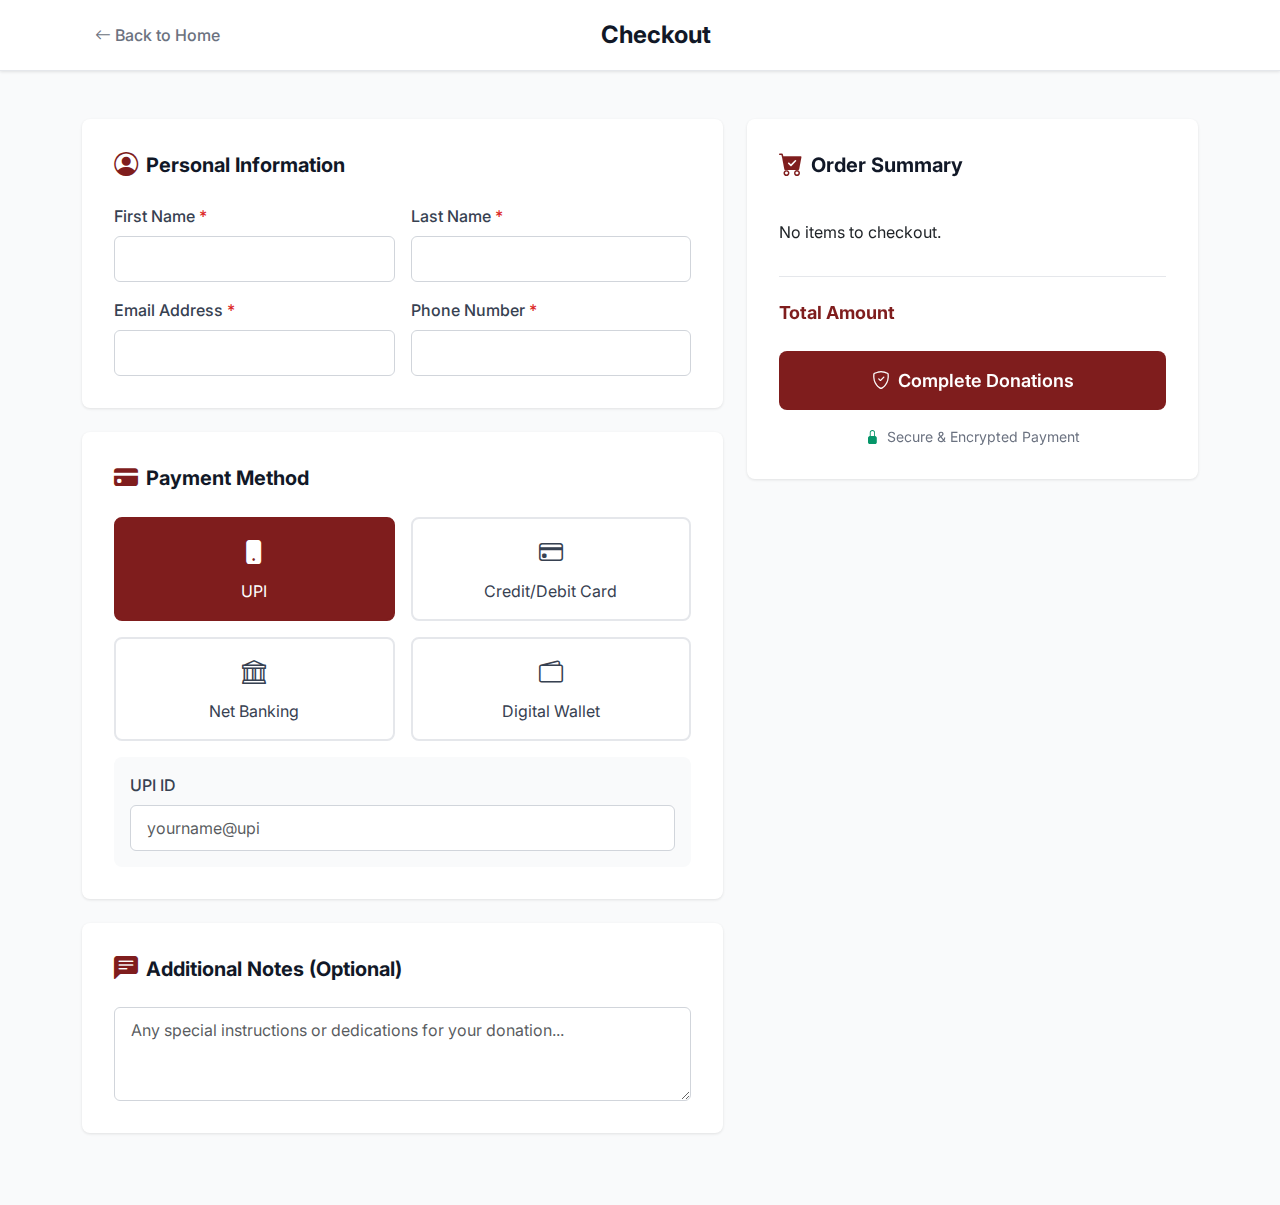
<file: checkout.html>
<!DOCTYPE html>
<html lang="en">
<head>
    <meta charset="UTF-8">
    <meta name="viewport" content="width=device-width, initial-scale=1.0">
    <title>Checkout - Seva Donation | Sri Vyasatirtha Vidyapeeta</title>
    <meta name="description" content="Complete your donation to support Vedic students and Annadana Seva.">
    
    <!-- Bootstrap 5 CSS -->
    <link href="https://cdn.jsdelivr.net/npm/bootstrap@5.3.2/dist/css/bootstrap.min.css" rel="stylesheet">
    
    <!-- Bootstrap Icons -->
    <link rel="stylesheet" href="https://cdn.jsdelivr.net/npm/bootstrap-icons@1.11.1/font/bootstrap-icons.css">
    
    <!-- Google Fonts -->
    <link href="https://fonts.googleapis.com/css2?family=Inter:wght@400;500;600;700;800&display=swap" rel="stylesheet">
    
    <!-- Custom CSS -->
    <link rel="stylesheet" href="checkstyle.css">
    <style>
        .item-price1 {
    font-size: 1.125rem;
    font-weight: 700;
    color: #7f1d1d;
}

.price-row.total {
    display: flex;
    justify-content: space-between;
    font-size: 1.125rem;
    font-weight: 700;
    color: #7f1d1d;}

    .price-breakdown {
    padding-bottom: 25px;
    padding-top: 6px;
}
    </style>
</head>
<body>
    <!-- Header -->
    <header class="checkout-header">
        <div class="container">
            <div class="d-flex align-items-center justify-content-between py-3">
                <a href="index.html" class="btn btn-link text-decoration-none">
                    <i class="bi bi-arrow-left"></i> Back to Home
                </a>
                <h1 class="header-title mb-0">Checkout</h1>
                <div style="width: 120px;"></div>
            </div>
        </div>
    </header>

    <!-- Main Content -->
    <main class="checkout-main">
        <div class="container py-5">
            <div class="row g-4">
                <!-- Left Column - Form -->
                <div class="col-lg-7">
                    <form id="checkoutForm" class="needs-validation" novalidate method="POST" action="saveDonation.php">

                        <input type="hidden" id="donation_details" name="donation_details">
                          <input type="hidden" id="total_amount" name="total_amount">
                        <!-- Personal Information -->
                        <div class="checkout-section">
                            <h2 class="section-title">
                                <i class="bi bi-person-circle"></i>
                                Personal Information
                            </h2>
                            <div class="row g-3">
                                <div class="col-md-6">
                                    <label for="firstName" class="form-label">First Name <span class="text-danger">*</span></label>
                                    <input type="text" class="form-control" name="firstName" required>
                                    <div class="invalid-feedback">Please enter your first name.</div>
                                </div>
                                <div class="col-md-6">
                                    <label for="lastName" class="form-label">Last Name <span class="text-danger">*</span></label>
                                    <input type="text" class="form-control" name="lastName" required>
                                    <div class="invalid-feedback">Please enter your last name.</div>
                                </div>
                                <div class="col-md-6">
                                    <label for="email" class="form-label">Email Address <span class="text-danger">*</span></label>
                                    <input type="email" class="form-control" name="email" required>
                                    <div class="invalid-feedback">Please enter a valid email.</div>
                                </div>
                                <div class="col-md-6">
                                    <label for="phone" class="form-label">Phone Number <span class="text-danger">*</span></label>
                                    <input type="tel" class="form-control" name="phone" required>
                                    <div class="invalid-feedback">Please enter your phone number.</div>
                                </div>
                            </div>
                        </div>

                        <!-- Address Information -->
                        <!-- <div class="checkout-section">
                            <h2 class="section-title">
                                <i class="bi bi-geo-alt-fill"></i>
                                Address Information
                            </h2>
                            <div class="row g-3">
                                <div class="col-12">
                                    <label for="address" class="form-label">Street Address <span class="text-danger">*</span></label>
                                    <input type="text" class="form-control" id="address" required>
                                    <div class="invalid-feedback">Please enter your address.</div>
                                </div>
                                <div class="col-md-6">
                                    <label for="city" class="form-label">City <span class="text-danger">*</span></label>
                                    <input type="text" class="form-control" id="city" required>
                                    <div class="invalid-feedback">Please enter your city.</div>
                                </div>
                                <div class="col-md-6">
                                    <label for="state" class="form-label">State/Province <span class="text-danger">*</span></label>
                                    <input type="text" class="form-control" id="state" required>
                                    <div class="invalid-feedback">Please enter your state.</div>
                                </div>
                                <div class="col-md-6">
                                    <label for="zipCode" class="form-label">ZIP/Postal Code <span class="text-danger">*</span></label>
                                    <input type="text" class="form-control" id="zipCode" required>
                                    <div class="invalid-feedback">Please enter your ZIP code.</div>
                                </div>
                                <div class="col-md-6">
                                    <label for="country" class="form-label">Country <span class="text-danger">*</span></label>
                                    <select class="form-select" id="country" required>
                                        <option value="">Select Country</option>
                                        <option value="IN" selected>India</option>
                                        <option value="US">United States</option>
                                        <option value="GB">United Kingdom</option>
                                        <option value="CA">Canada</option>
                                        <option value="AU">Australia</option>
                                        <option value="OTHER">Other</option>
                                    </select>
                                    <div class="invalid-feedback">Please select your country.</div>
                                </div>
                            </div>
                        </div> -->

                        <!-- Payment Method -->
                        <div class="checkout-section">
                            <h2 class="section-title">
                                <i class="bi bi-credit-card-fill"></i>
                                Payment Method
                            </h2>
                            <div class="payment-methods">
                                <div class="payment-option">
                                    <input type="radio" class="btn-check" name="paymentMethod" id="upi" value="upi" checked>
                                    <label class="btn btn-payment" for="upi">
                                        <i class="bi bi-phone-fill"></i>
                                        <span>UPI</span>
                                    </label>
                                </div>
                                <div class="payment-option">
                                    <input type="radio" class="btn-check" name="paymentMethod" id="card" value="card">
                                    <label class="btn btn-payment" for="card">
                                        <i class="bi bi-credit-card"></i>
                                        <span>Credit/Debit Card</span>
                                    </label>
                                </div>
                                <div class="payment-option">
                                    <input type="radio" class="btn-check" name="paymentMethod" id="netbanking" value="netbanking">
                                    <label class="btn btn-payment" for="netbanking">
                                        <i class="bi bi-bank"></i>
                                        <span>Net Banking</span>
                                    </label>
                                </div>
                                <div class="payment-option">
                                    <input type="radio" class="btn-check" name="paymentMethod" id="wallet" value="wallet">
                                    <label class="btn btn-payment" for="wallet">
                                        <i class="bi bi-wallet2"></i>
                                        <span>Digital Wallet</span>
                                    </label>
                                </div>
                            </div>

                            <!-- UPI Details -->
                            <div id="upiDetails" class="payment-details mt-3">
                                <label for="upiId" class="form-label">UPI ID</label>
                                <input type="text" class="form-control" id="upiId" placeholder="yourname@upi">
                            </div>

                          

                            <!-- Net Banking Details -->
                            <div id="netbankingDetails" class="payment-details mt-3" style="display: none;">
                                <label for="bank" class="form-label">Select Your Bank</label>
                                <select class="form-select" id="bank">
                                    <option value="">Choose Bank</option>
                                    <option value="SBI">State Bank of India</option>
                                    <option value="HDFC">HDFC Bank</option>
                                    <option value="ICICI">ICICI Bank</option>
                                    <option value="AXIS">Axis Bank</option>
                                    <option value="PNB">Punjab National Bank</option>
                                    <option value="OTHER">Other</option>
                                </select>
                            </div>

                            <!-- Wallet Details -->
                            <div id="walletDetails" class="payment-details mt-3" style="display: none;">
                                <label for="walletType" class="form-label">Select Wallet</label>
                                <select class="form-select" id="walletType">
                                    <option value="">Choose Wallet</option>
                                    <option value="PAYTM">Paytm</option>
                                    <option value="PHONEPE">PhonePe</option>
                                    <option value="GOOGLEPAY">Google Pay</option>
                                    <option value="AMAZONPAY">Amazon Pay</option>
                                    <option value="OTHER">Other</option>
                                </select>
                            </div>
                        </div>

                        <!-- Additional Notes -->
                        <div class="checkout-section">
                            <h2 class="section-title">
                                <i class="bi bi-chat-left-text-fill"></i>
                                Additional Notes (Optional)
                            </h2>
                            <textarea class="form-control" id="notes" rows="3" placeholder="Any special instructions or dedications for your donation..."></textarea>
                        </div>

                      
                    
                </div>

                <!-- Right Column - Order Summary -->
                <div class="col-lg-5">
                    <div class="order-summary">
                        <h2 class="summary-title">
                            <i class="bi bi-cart-check-fill"></i>
                            Order Summary
                        </h2>

                        <!-- Order Items -->
                        <div class="order-items">
                            <div class="order-item" id="orderList">
                                
                            </div>
                           
                        </div>


                        <!-- Price Breakdown -->
                        <div class="price-breakdown">
                           
                            <div class="price-row total">
                                <span>Total Amount</span>
                                <span id="totalAmount"></span>
                            </div>
                        </div>

                     

                        <!-- Submit Button -->
                        <button type="button" class="btn btn-complete-donation" onclick="completeDonations()">
                            <i class="bi bi-shield-check"></i>
                            Complete Donations
                        </button>
                    </form>
                        <!-- Security Badge -->
                        <div class="security-badge">
                            <i class="bi bi-lock-fill"></i>
                            <span>Secure & Encrypted Payment</span>
                        </div>
                    </div>
                </div>
            </div>
        </div>
    </main>

    <!-- Success Modal -->
   

    <!-- Bootstrap 5 JS Bundle -->
    <script src="https://cdn.jsdelivr.net/npm/bootstrap@5.3.2/dist/js/bootstrap.bundle.min.js"></script>
    
    <!-- Custom JS -->
    <script src="checkscript.js"></script>
    <script>
        const orderList = document.getElementById("orderList");
        const totalAmount = document.getElementById("totalAmount");
        
        // Get data from localStorage
        const cardItems = JSON.parse(localStorage.getItem("checkoutItems"));
        const cardTotal = localStorage.getItem("checkoutTotal");
        const inputItem = JSON.parse(localStorage.getItem("checkoutItem"));
        
        // Clear previous content
        orderList.innerHTML = "";
        
        // 1️⃣ Show custom donation if exists
        if (inputItem) {
          const row = document.createElement("div");
          row.innerHTML = `
            <div class="item-info">${inputItem.desp}</div>
            <div class="item-price">₹${inputItem.amt}</div>
          `;
          orderList.appendChild(row);
        
          totalAmount.textContent = `₹${inputItem.amt}`;
        }
        
        // 2️⃣ Else show selected cards
        else if (cardItems && cardItems.length > 0) {
          cardItems.forEach(item => {
            const row = document.createElement("div");
            row.innerHTML = `
              <div class="item-info">${item.desc}</div>
              <div class="item-price">₹${item.amount}</div>
            `;
            orderList.appendChild(row);
          });
        
          totalAmount.textContent = `₹${cardTotal}`;
        }
        
        // 3️⃣ If nothing selected
        else {
          orderList.textContent = "No items to checkout.";
          totalAmount.textContent = "";
        }


function completeDonations() {

    const form = document.getElementById("checkoutForm");

    // ---- FORM VALIDATION ----
    if (!form.checkValidity()) {
        form.classList.add("was-validated");
        return; // stop submission if invalid
    }

    const cardItems = JSON.parse(localStorage.getItem("checkoutItems"));
    const inputItem = JSON.parse(localStorage.getItem("checkoutItem"));
    const cardTotal = localStorage.getItem("checkoutTotal");

    let details = "";

    if(inputItem){
        details = `${inputItem.desp} - ${inputItem.amt}`;
        document.getElementById("total_amount").value = inputItem.amt;
    } else if(cardItems){
        details = cardItems.map(item => `${item.desc} - ${item.amount}`).join(", ");
        document.getElementById("total_amount").value = cardTotal;
    }

    document.getElementById("donation_details").value = details;

    // Submit form AFTER validation success
    form.submit();

    // Clear stored values
    localStorage.clear();
}

</script>

        
        

    
</body>

</html>
</file>
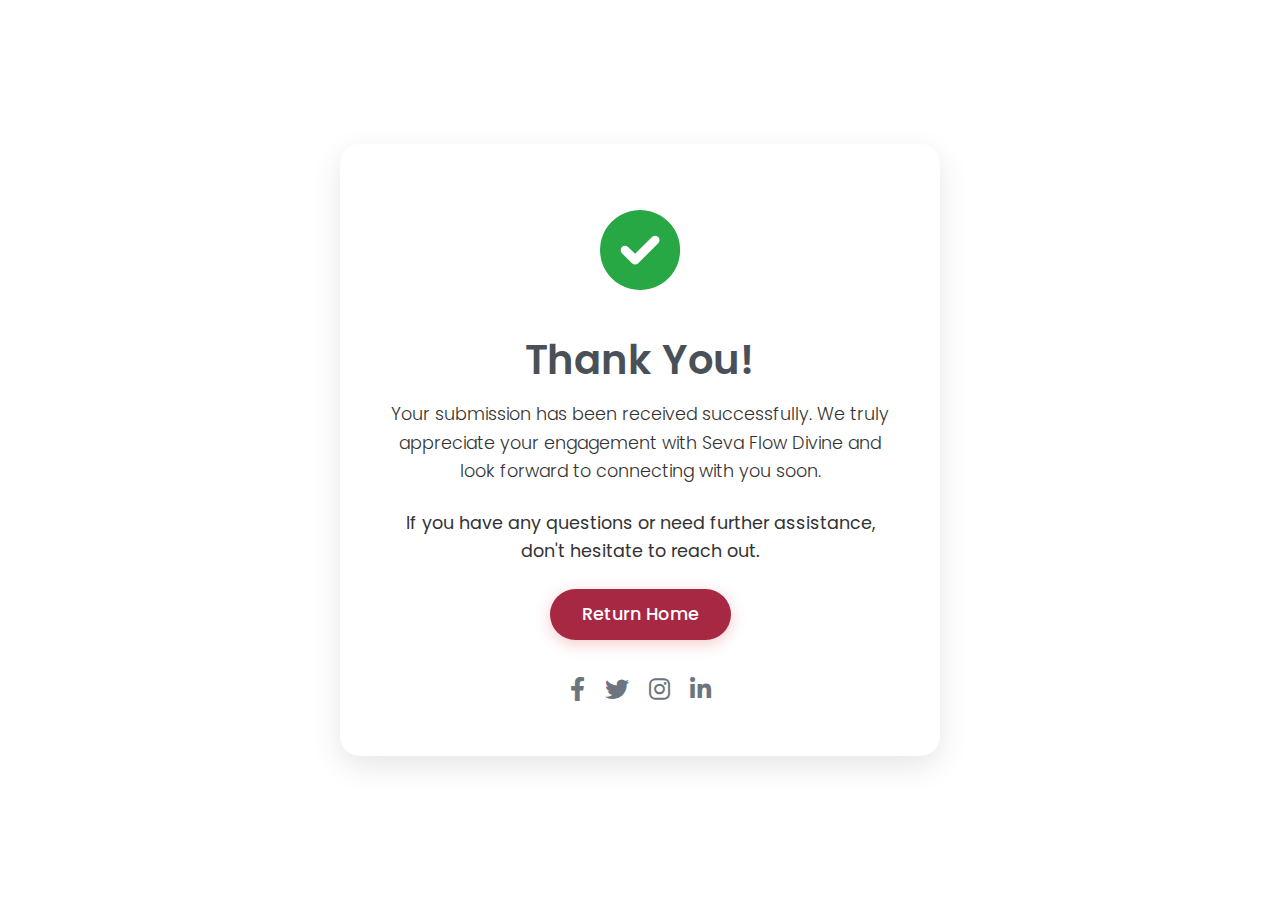
<file: thankyou.html>
<!DOCTYPE html>
<html lang="en">
<head>
    <meta charset="UTF-8">
    <meta name="viewport" content="width=device-width, initial-scale=1.0">
    <title>Thank You - Seva Flow Divine</title>
    <!-- Bootstrap CSS -->
    <link href="https://cdn.jsdelivr.net/npm/bootstrap@5.3.0/dist/css/bootstrap.min.css" rel="stylesheet">
    <!-- Font Awesome for icons -->
    <link rel="stylesheet" href="https://cdnjs.cloudflare.com/ajax/libs/font-awesome/6.0.0/css/all.min.css">
    <!-- Google Fonts for better typography -->
    <link href="https://fonts.googleapis.com/css2?family=Poppins:wght@300;400;600&display=swap" rel="stylesheet">
    <!-- Custom CSS for enhanced styling -->
    <style>
        body {
            background-color: #ffffff; /* Changed to plain white background to match original */
            font-family: 'Poppins', sans-serif;
            color: #333;
            min-height: 100vh;
            display: flex;
            align-items: center;
            justify-content: center;
            margin: 0;
        }
        .thank-you-container {
            display: flex;
            align-items: center;
            justify-content: center;
            width: 100%;
            padding: 2rem;
        }
        .thank-you-card {
            background: white;
            border-radius: 20px;
            box-shadow: 0 10px 30px rgba(0, 0, 0, 0.1);
            padding: 3rem;
            text-align: center;
            max-width: 600px;
            width: 100%;
            animation: fadeInUp 1s ease-out;
        }
        @keyframes fadeInUp {
            from {
                opacity: 0;
                transform: translateY(30px);
            }
            to {
                opacity: 1;
                transform: translateY(0);
            }
        }
        .checkmark {
            font-size: 5rem;
            color: #28a745;
            margin-bottom: 1.5rem;
            animation: checkmarkPulse 2s infinite;
        }
        @keyframes checkmarkPulse {
            0%, 100% {
                transform: scale(1);
            }
            50% {
                transform: scale(1.1);
            }
        }
        .thank-you-card h1 {
            font-weight: 600;
            color: #495057;
            margin-bottom: 1rem;
        }
        .thank-you-card p {
            font-size: 1.1rem;
            line-height: 1.6;
            margin-bottom: 1.5rem;
        }
        .btn-custom {
            background: #a72843;
            border: none;
            border-radius: 50px;
            padding: 0.75rem 2rem;
            font-size: 1.1rem;
            font-weight: 500;
            color: white;
            text-decoration: none;
            transition: all 0.3s ease;
            box-shadow: 0 4px 15px rgba(223, 83, 83, 0.3);
        }

        .btn-custom:hover {
            transform: translateY(-2px);
            box-shadow: 0 6px 20px rgba(223, 83, 83, 0.3);
            color: black;
            background-color: antiquewhite;
        }
        .social-links {
            margin-top: 2rem;
        }
        .social-links a {
            color: #6c757d;
            font-size: 1.5rem;
            margin: 0 0.5rem;
            transition: color 0.3s ease;
        }
        .social-links a:hover {
            color: #a72843;
        }
    </style>
</head>
<body>
    <div class="thank-you-container">
        <div class="thank-you-card">
            <div class="checkmark">
                <i class="fas fa-check-circle"></i>
            </div>
            <h1>Thank You!</h1>
            <p class="lead">Your submission has been received successfully. We truly appreciate your engagement with Seva Flow Divine and look forward to connecting with you soon.</p>
            <p>If you have any questions or need further assistance, don't hesitate to reach out.</p>
            <a href="index.html" class="btn btn-custom">Return Home</a>
            <div class="social-links">
                <a href="#" aria-label="Facebook"><i class="fab fa-facebook-f"></i></a>
                <a href="#" aria-label="Twitter"><i class="fab fa-twitter"></i></a>
                <a href="#" aria-label="Instagram"><i class="fab fa-instagram"></i></a>
                <a href="#" aria-label="LinkedIn"><i class="fab fa-linkedin-in"></i></a>
            </div>
        </div>
    </div>

    <!-- Bootstrap JS (optional, for interactive components) -->
    <script src="https://cdn.jsdelivr.net/npm/bootstrap@5.3.0/dist/js/bootstrap.bundle.min.js"></script>
</body>
</html>
</file>
<file: checkstyle.css>
/* Global Styles */
* {
    margin: 0;
    padding: 0;
    box-sizing: border-box;
}

html {
    scroll-behavior: smooth;
}

body {
    font-family: 'Inter', -apple-system, BlinkMacSystemFont, 'Segoe UI', Roboto, 'Helvetica Neue', Arial, sans-serif;
    -webkit-font-smoothing: antialiased;
    -moz-osx-font-smoothing: grayscale;
    background-color: #f9fafb;
}

/* Header */
.checkout-header {
    background-color: white;
    border-bottom: 1px solid #e5e7eb;
    box-shadow: 0 1px 3px 0 rgba(0, 0, 0, 0.1);
}

.header-title {
    font-size: 1.5rem;
    font-weight: 700;
    color: #111827;
}

.checkout-header .btn-link {
    color: #6b7280;
    font-weight: 500;
    transition: color 0.3s ease;
}

.checkout-header .btn-link:hover {
    color: #7f1d1d;
}

/* Main Content */
.checkout-main {
    min-height: calc(100vh - 80px);
}

/* Checkout Sections */
.checkout-section {
    background-color: white;
    border-radius: 0.5rem;
    padding: 2rem;
    margin-bottom: 1.5rem;
    box-shadow: 0 1px 3px 0 rgba(0, 0, 0, 0.1);
}

.section-title {
    font-size: 1.25rem;
    font-weight: 700;
    color: #111827;
    margin-bottom: 1.5rem;
    display: flex;
    align-items: center;
    gap: 0.5rem;
}

.section-title i {
    color: #7f1d1d;
    font-size: 1.5rem;
}

/* Form Elements */
.form-label {
    font-weight: 500;
    color: #374151;
    margin-bottom: 0.5rem;
}

.form-control,
.form-select {
    border: 1px solid #d1d5db;
    border-radius: 0.375rem;
    padding: 0.625rem 1rem;
    font-size: 1rem;
    transition: all 0.3s ease;
}

.form-control:focus,
.form-select:focus {
    border-color: #7f1d1d;
    outline: none;
    box-shadow: 0 0 0 3px rgba(127, 29, 29, 0.1);
}

.text-danger {
    color: #dc2626 !important;
}

/* Payment Methods */
.payment-methods {
    display: grid;
    grid-template-columns: repeat(2, 1fr);
    gap: 1rem;
}

.payment-option {
    width: 100%;
}

.btn-payment {
    width: 100%;
    border: 2px solid #e5e7eb;
    background-color: white;
    color: #374151;
    padding: 1rem;
    display: flex;
    flex-direction: column;
    align-items: center;
    gap: 0.5rem;
    transition: all 0.3s ease;
    border-radius: 0.5rem;
}

.btn-payment i {
    font-size: 1.5rem;
}

.btn-payment:hover {
    border-color: #7f1d1d;
    background-color: #fef2f2;
    color: #7f1d1d;
}

.btn-check:checked + .btn-payment {
    border-color: #7f1d1d;
    background-color: #7f1d1d;
    color: white;
}

/* Payment Details */
.payment-details {
    padding: 1rem;
    background-color: #f9fafb;
    border-radius: 0.5rem;
}



/* Order Summary */
.order-summary {
    background-color: white;
    border-radius: 0.5rem;
    padding: 2rem;
    box-shadow: 0 1px 3px 0 rgba(0, 0, 0, 0.1);
    position: sticky;
    top: 2rem;
}

.summary-title {
    font-size: 1.25rem;
    font-weight: 700;
    color: #111827;
    margin-bottom: 1.5rem;
    display: flex;
    align-items: center;
    gap: 0.5rem;
}

.summary-title i {
    color: #7f1d1d;
    font-size: 1.5rem;
}

/* Order Items */
.order-items {
    border-bottom: 1px solid #e5e7eb;
    padding-bottom: 1rem;
    margin-bottom: 1rem;
}

.order-item {
    display: flex;
    justify-content: space-between;
    align-items: start;
    padding: 1rem 0;
    border-bottom: 1px solid #f3f4f6;
}

.order-item:last-child {
    border-bottom: none;
}

.item-info h4 {
    font-size: 1rem;
    font-weight: 600;
    color: #111827;
    margin-bottom: 0.25rem;
}

.item-info p {
    font-size: 0.875rem;
    color: #6b7280;
    margin: 0;
}

.item-price {
    font-size: 1.125rem;
    font-weight: 700;
    color: #7f1d1d;
}








/* Complete Donation Button */
.btn-complete-donation {
    width: 100%;
    background-color: #7f1d1d;
    color: white;
    font-weight: 600;
    font-size: 1.125rem;
    padding: 1rem;
    border-radius: 0.5rem;
    border: none;
    transition: all 0.3s ease;
    display: flex;
    align-items: center;
    justify-content: center;
    gap: 0.5rem;
    margin-bottom: 1rem;
}

.btn-complete-donation:hover {
    background-color: #991b1b;
    transform: translateY(-2px);
    box-shadow: 0 4px 6px -1px rgba(0, 0, 0, 0.1), 0 2px 4px -1px rgba(0, 0, 0, 0.06);
}

/* Security Badge */
.security-badge {
    display: flex;
    align-items: center;
    justify-content: center;
    gap: 0.5rem;
    color: #6b7280;
    font-size: 0.875rem;
}

.security-badge i {
    color: #059669;
}




/* Responsive Design */
@media (max-width: 991px) {
    .order-summary {
        position: relative;
        top: 0;
        margin-top: 2rem;
    }
}

@media (max-width: 767px) {
    .checkout-section {
        padding: 1.5rem;
    }

    .order-summary {
        padding: 1.5rem;
    }

    .payment-methods {
        grid-template-columns: 1fr;
    }

    .header-title {
        font-size: 1.25rem;
    }

    .checkout-header .btn-link {
        font-size: 0.875rem;
    }
}
</file>
